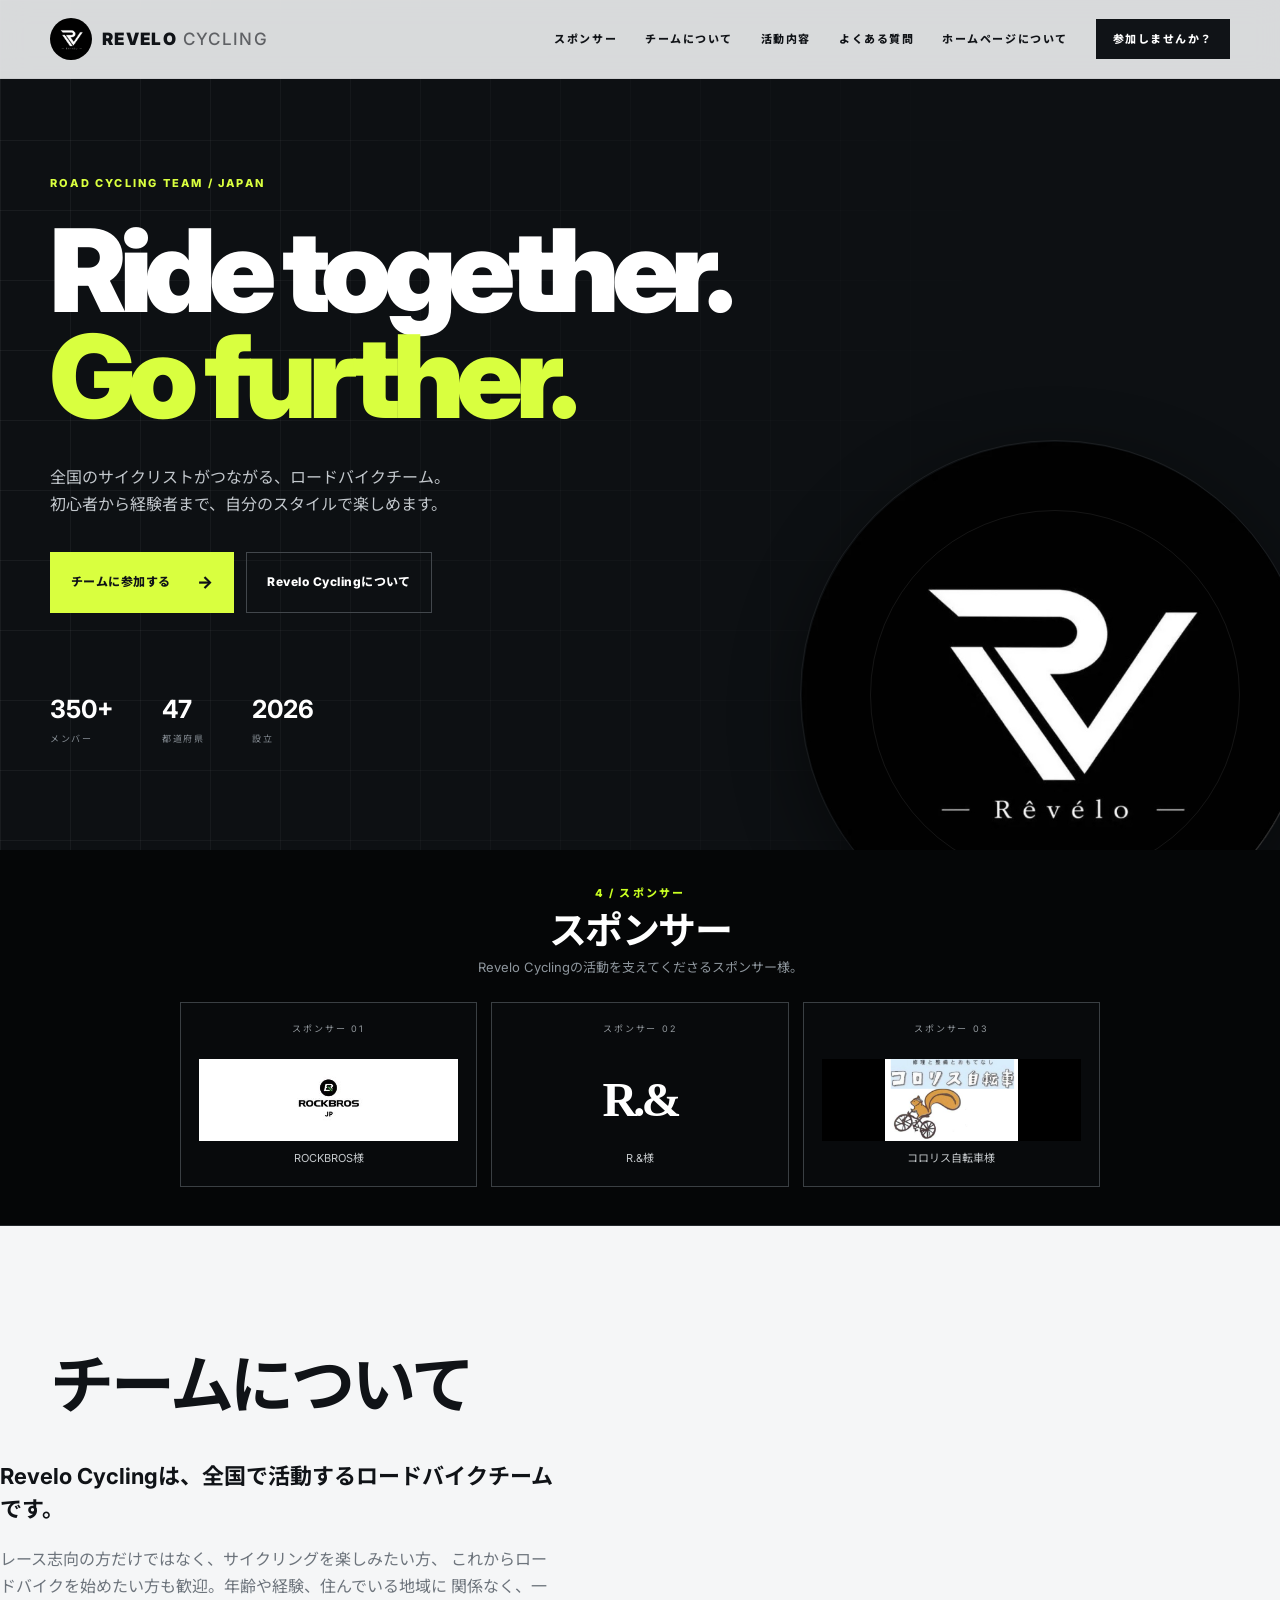
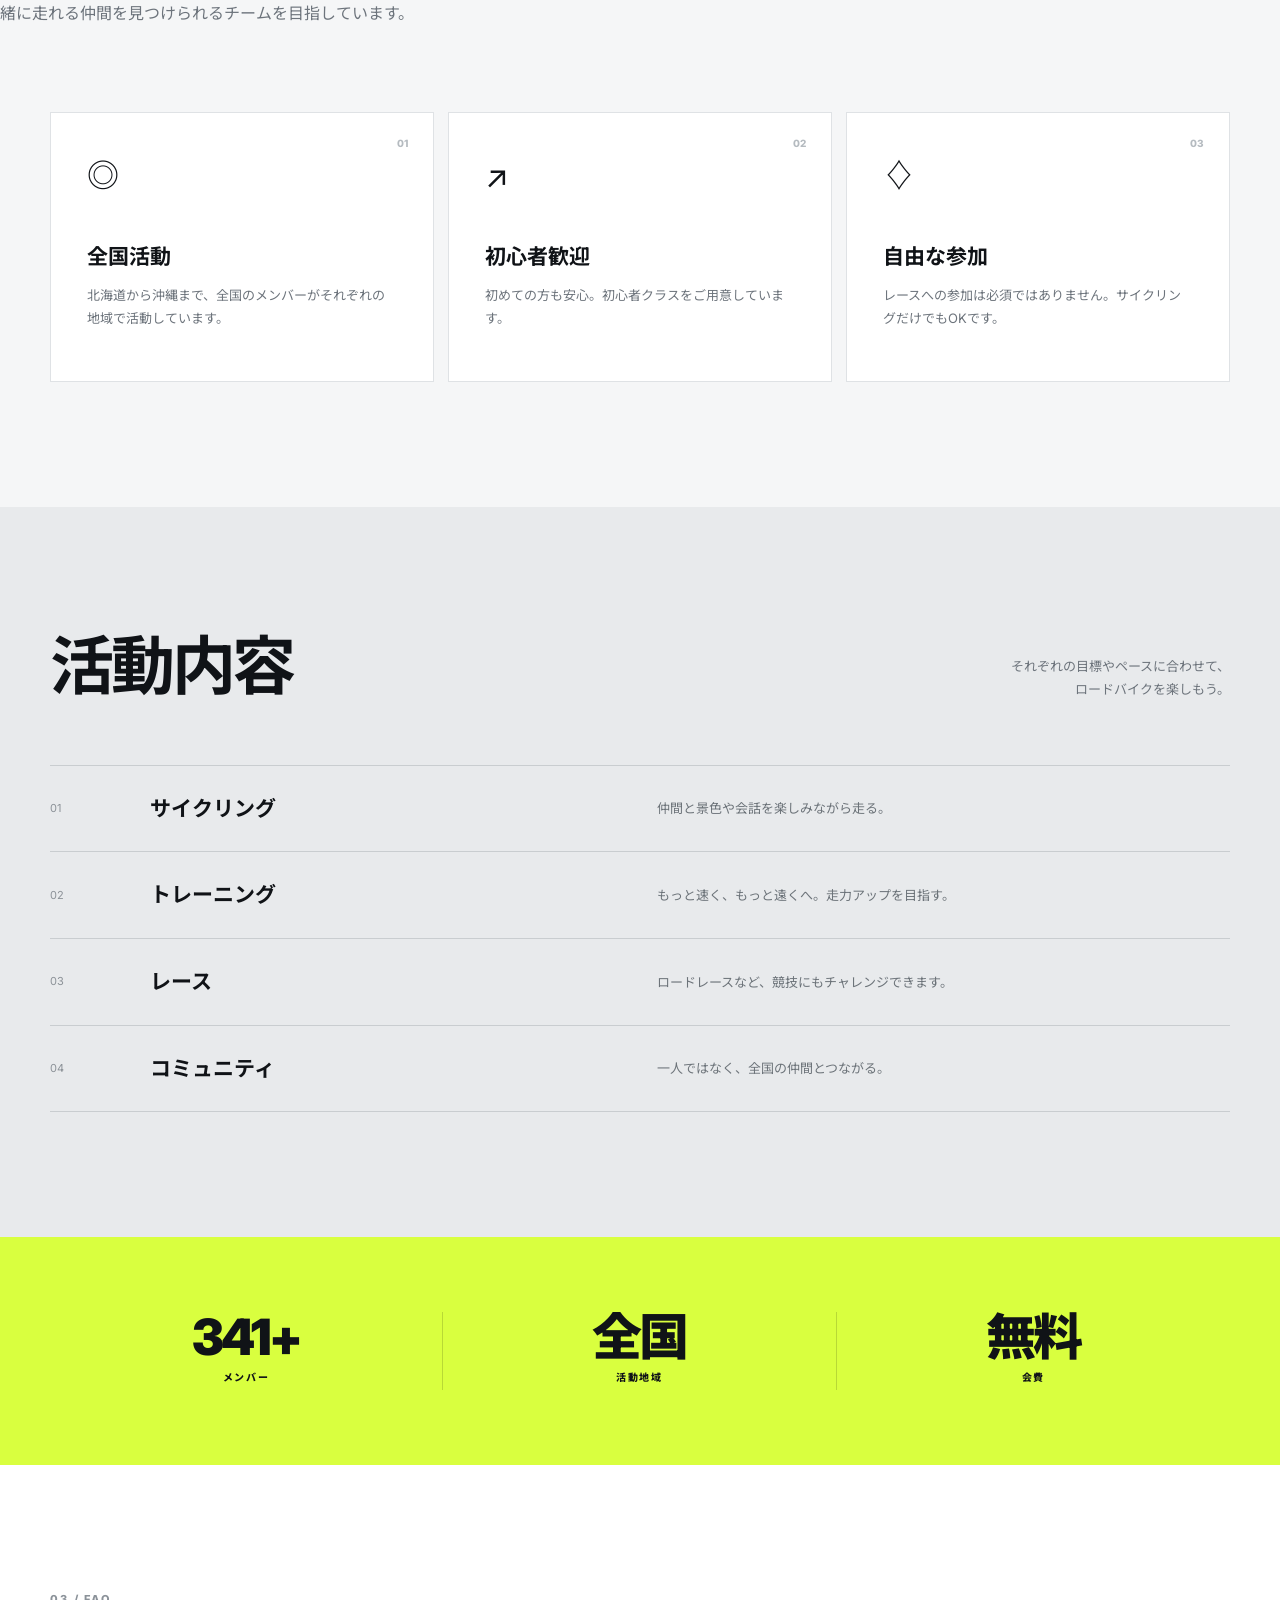
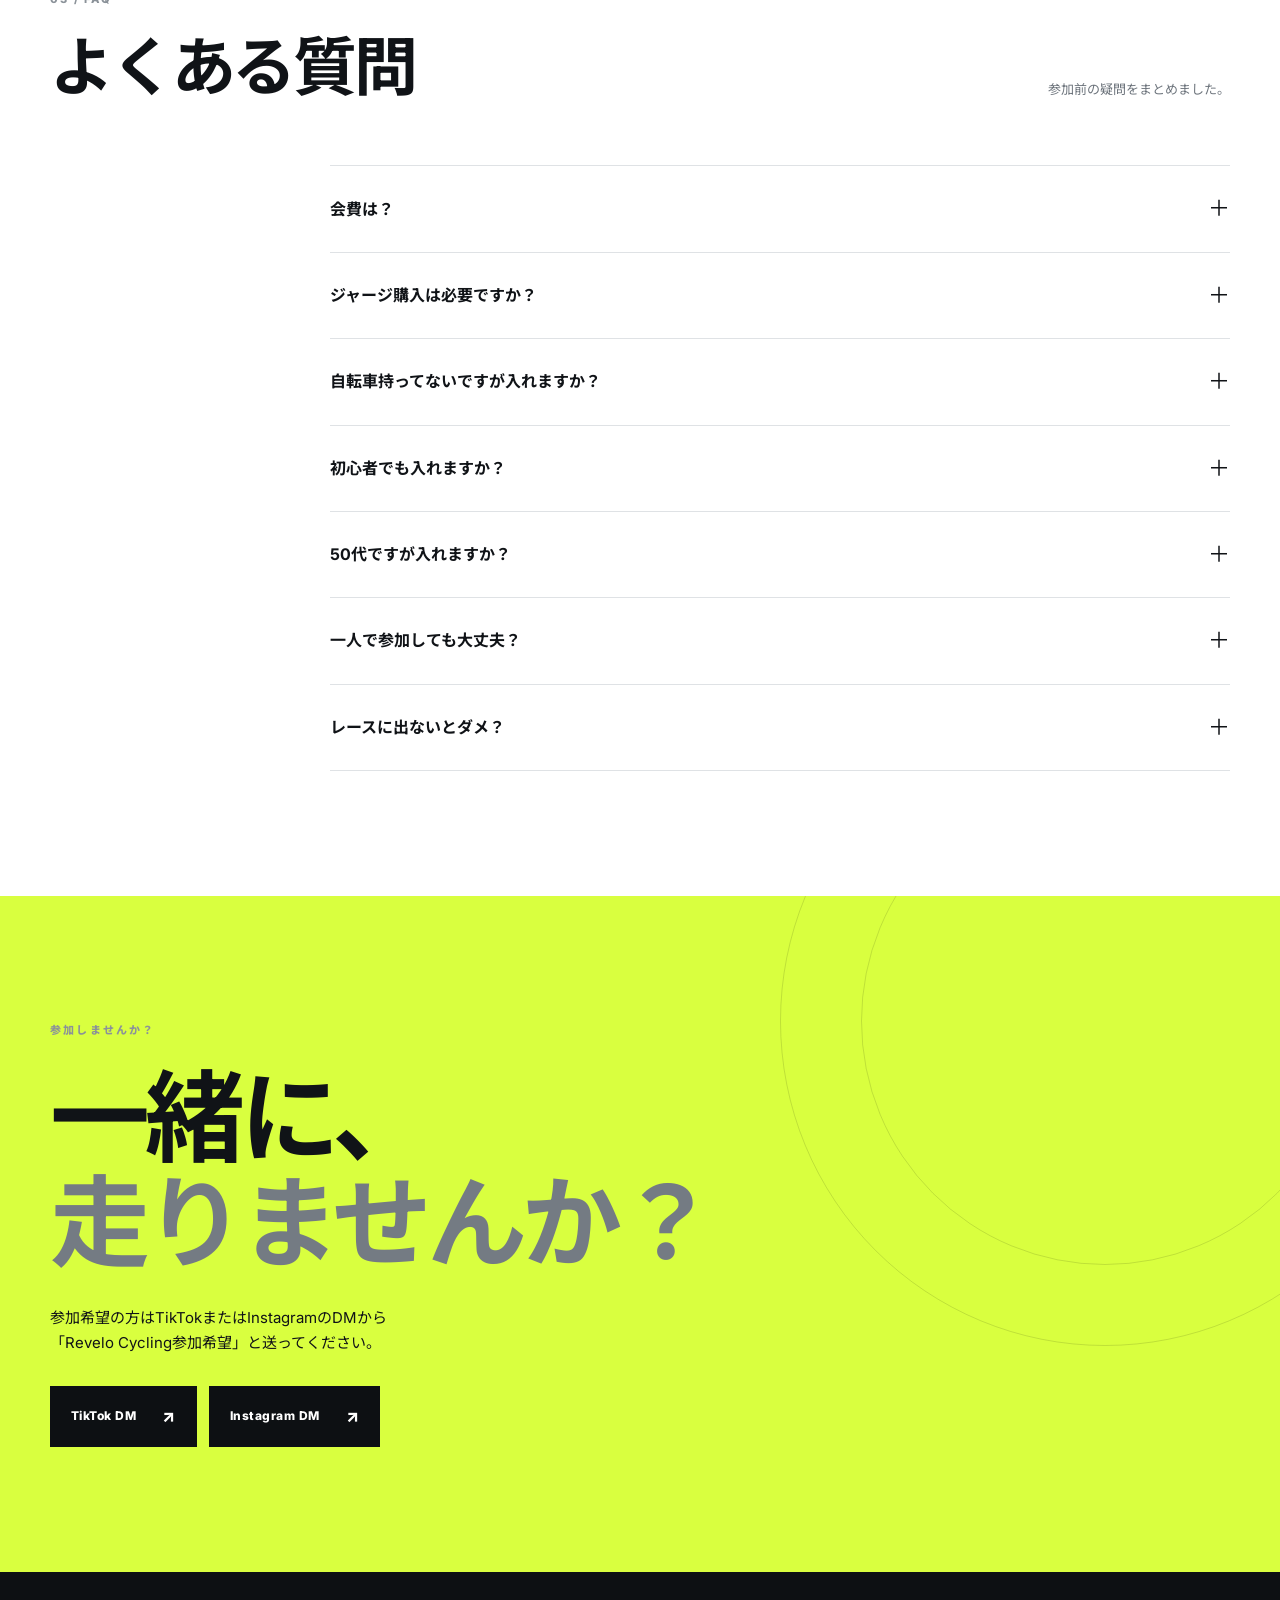
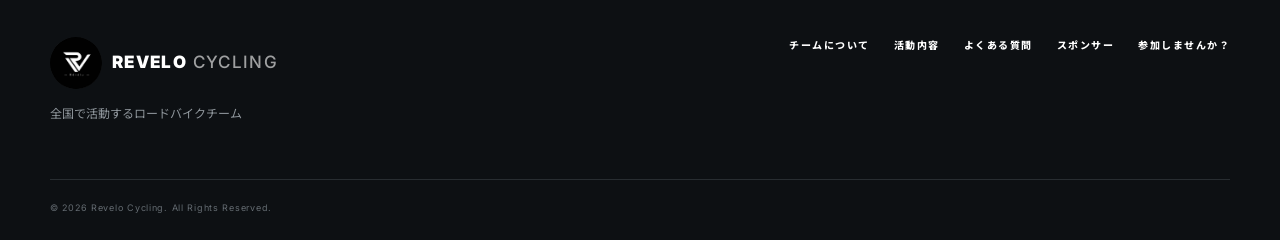
<file: index.html>
<!DOCTYPE html>
<html lang="ja">
<head>
  <meta charset="UTF-8">
  <meta name="viewport" content="width=device-width, initial-scale=1.0">
  <meta name="description" content="Revelo Cycling - 全国で活動するロードバイクチーム。初心者から経験者まで、老若男女問わず参加できます。">
  <title>Revelo Cycling | 全国ロードバイクチーム</title>
  <link rel="preconnect" href="https://fonts.googleapis.com">
  <link rel="preconnect" href="https://fonts.gstatic.com" crossorigin>
  <link href="https://fonts.googleapis.com/css2?family=Inter:wght@400;500;600;700;800&family=Noto+Sans+JP:wght@400;500;700;900&display=swap" rel="stylesheet">
  <link rel="stylesheet" href="style.css">
</head>
<body>
  <header class="header">
    <div class="container nav">
      <a class="logo" href="#top" aria-label="Revelo Cycling ホーム">
        <img src="revelo-logo.png" alt="Revelo Cycling ロゴ">
        <span>REVELO<span class="logo-light"> CYCLING</span></span>
      </a>
      <button class="menu-toggle" aria-label="メニューを開く" aria-expanded="false">☰</button>
      <nav class="nav-links">
        <a href="#sponsors">スポンサー</a>
        <a href="#about">チームについて</a>
        <a href="#activities">活動内容</a>
        <a href="#faq">よくある質問</a>
        <a href="saitokanri.html">ホームページについて</a>
        <a class="nav-cta" href="#join">参加しませんか？</a>
      </nav>
    </div>
  </header>

  <main id="top">


    <section class="hero">
      <div class="hero-grid"></div>
      <div class="container hero-content">
        <p class="eyebrow reveal">ROAD CYCLING TEAM / JAPAN</p>
        <h1 class="reveal">Ride together.<br><span>Go further.</span></h1>
        <p class="hero-text reveal">
          全国のサイクリストがつながる、ロードバイクチーム。<br>
          初心者から経験者まで、自分のスタイルで楽しめます。
        </p>
        <div class="hero-actions reveal">
          <a class="btn btn-primary" href="#join">チームに参加する <span>→</span></a>
          <a class="btn btn-ghost" href="#about">Revelo Cyclingについて</a>
        </div>
        <div class="hero-stats reveal">
          <div><strong>350+</strong><span>メンバー</span></div>
          <div><strong>47</strong><span>都道府県</span></div>
          <div><strong>2026</strong><span>設立</span></div>
        </div>
      </div>
      <div class="hero-wheel hero-logo-wrap" aria-hidden="true">
        <img src="revelo-logo.png" alt="">
      </div>
    </section>

<section id="sponsors" class="section sponsors">
  <div class="container">
    <p class="section-label">4 / スポンサー</p>

    <div class="section-heading">
      <h2>スポンサー</h2>
      <p>Revelo Cyclingの活動を支えてくださるスポンサー様。</p>
    </div>

    <div class="sponsor-grid">


      <a class="sponsor-card" href="https://rockbros.jp/?srsltid=AfmBOop2Xjy8S1X3nZb0PbT-9KBny4W-XhGoiS7-kXEGskbPeVx91Usk" target="_blank" rel="noopener noreferrer">
        <span>スポンサー 01</span>
        <div class="sponsor-image rockbros">
          <img src="rockbros-jp.jpg" alt="ROCKBROS JP ロゴ">
        </div>
        <small>ROCKBROS様</small>
      </a>

      <!-- R.& -->
      <a class="sponsor-card" target="_blank" rel="noopener noreferrer">
        <span>スポンサー 02</span>
        <div class="sponsor-text-logo">R.&amp;</div>
        <small>R.&amp;様</small>
      </a>

      <!-- コロリス自転車 -->
      <a class="sponsor-card" href="https://colorisbike.base.ec/" target="_blank" rel="noopener noreferrer">
        <span>スポンサー 03</span>
        <div class="sponsor-image coloris">
          <img src="無題156_20260923201238.png" alt="コロリス自転車 ロゴ">
        </div>
        <small>コロリス自転車様</small>
      </a>

    </div>
  </div>
</section>

    <section id="about" class="section about">
      <div class="container split">
          <h2>チームについて</h2>
        </div>
        <div class="about-copy">
          <p class="lead">Revelo Cyclingは、全国で活動するロードバイクチームです。</p>
          <p>
            レース志向の方だけではなく、サイクリングを楽しみたい方、
            これからロードバイクを始めたい方も歓迎。年齢や経験、住んでいる地域に
            関係なく、一緒に走れる仲間を見つけられるチームを目指しています。
          </p>
        </div>
      </div>

      <div class="container feature-grid">
        <article class="feature-card">
          <span class="feature-number">01</span>
          <div class="feature-icon">◎</div>
          <h3>全国活動</h3>
          <p>北海道から沖縄まで、全国のメンバーがそれぞれの地域で活動しています。</p>
        </article>
        <article class="feature-card">
          <span class="feature-number">02</span>
          <div class="feature-icon">↗</div>
          <h3>初心者歓迎</h3>
          <p>初めての方も安心。初心者クラスをご用意しています。</p>
        </article>
        <article class="feature-card">
          <span class="feature-number">03</span>
          <div class="feature-icon">♢</div>
          <h3>自由な参加</h3>
          <p>レースへの参加は必須ではありません。サイクリングだけでもOKです。</p>
        </article>
      </div>
    </section>

    <section id="activities" class="section activities">
      <div class="container">
        <div class="section-heading">
          <div>
            <h2>活動内容</h2>
          </div>
          <p>それぞれの目標やペースに合わせて、<br>ロードバイクを楽しもう。</p>
        </div>
        <div class="activity-list">
          <div class="activity-item">
            <span>01</span><h3>サイクリング</h3><p>仲間と景色や会話を楽しみながら走る。</p>
          </div>
          <div class="activity-item">
            <span>02</span><h3>トレーニング</h3><p>もっと速く、もっと遠くへ。走力アップを目指す。</p>
          </div>
          <div class="activity-item">
            <span>03</span><h3>レース</h3><p>ロードレースなど、競技にもチャレンジできます。</p>
          </div>
          <div class="activity-item">
            <span>04</span><h3>コミュニティ</h3><p>一人ではなく、全国の仲間とつながる。</p>
          </div>
        </div>
      </div>
    </section>

    <section class="numbers">
      <div class="container numbers-grid">
        <div><strong data-count="350">0</strong><span>メンバー</span></div>
        <div><strong>全国</strong><span>活動地域</span></div>
        <div><strong>無料</strong><span>会費</span></div>
      </div>
    </section>

    <section id="faq" class="section faq">
      <div class="container">
        <p class="section-label">03 / FAQ</p>
        <div class="section-heading">
          <h2>よくある質問</h2>
          <p>参加前の疑問をまとめました。</p>
        </div>
        <div class="faq-list">
          <details>
            <summary>会費は？ <span>＋</span></summary>
            <p>無料です。</p>
          </details>
          <details>
            <summary>ジャージ購入は必要ですか？ <span>＋</span></summary>
            <p>任意です。チームジャージを購入しなくても参加できます。</p>
          </details>
          <details>
            <summary>自転車持ってないですが入れますか？ <span>＋</span></summary>
            <p>参加可能です。これからロードバイクを始めたい人への支援も行っております</p>
          </details>
          <details>
            <summary>初心者でも入れますか？ <span>＋</span></summary>
            <p>もちろん参加できます。初心者クラスをご用意しております。</p>
          </details>
          <details>
            <summary>50代ですが入れますか？ <span>＋</span></summary>
            <p>老若男女問わず参加可能です。年齢を問わず楽しめるチームです。</p>
          </details>
          <details>
            <summary>一人で参加しても大丈夫？ <span>＋</span></summary>
            <p>大丈夫です。ほとんどの方がお一人で参加されています。</p>
          </details>
          <details>
            <summary>レースに出ないとダメ？ <span>＋</span></summary>
            <p>レース参加及び練習参加は完全任意です</p>
          </details>
        </div>
      </div>
    </section>



    <section id="join" class="join">
      <div class="join-pattern"></div>
      <div class="container join-content">
        <p class="section-label">参加しませんか？</p>
        <h2>一緒に、<br><em>走りませんか？</em></h2>
        <p>参加希望の方はTikTokまたはInstagramのDMから<br>「Revelo Cycling参加希望」と送ってください。</p>
        <div class="join-buttons">
          <a class="btn btn-dark" href="https://lite.tiktok.com/t/ZS9BBCtMdFMFH-oJVZf/" target="_blank">TikTok DM <span>↗</span></a>
          <a class="btn btn-dark" href="https://www.instagram.com/revelo_cycling?igsi=NnQ4czdybDIyYW5i" target="_blank">Instagram DM <span>↗</span></a>
        </div>
      </div>
    </section>
  </main>

  <footer class="footer">
    <div class="container footer-top">
      <div>
        <a class="logo footer-logo" href="#top"><img src="revelo-logo.png" alt="Revelo Cycling ロゴ"><span>REVELO<span class="logo-light"> CYCLING</span></span></a>
        <p>全国で活動するロードバイクチーム</p>
      </div>
      <div class="footer-links">
        <a href="#about">チームについて</a>
        <a href="#activities">活動内容</a>
        <a href="#faq">よくある質問</a>
        <a href="#sponsors">スポンサー</a>
        <a href="#join">参加しませんか？</a>
      </div>
    </div>
    <div class="container copyright">© 2026 Revelo Cycling. All Rights Reserved.</div>
  </footer>

  <div id="notice" class="notice" role="status"></div>
  <script src="script.js"></script>
</body>
</html>
</file>
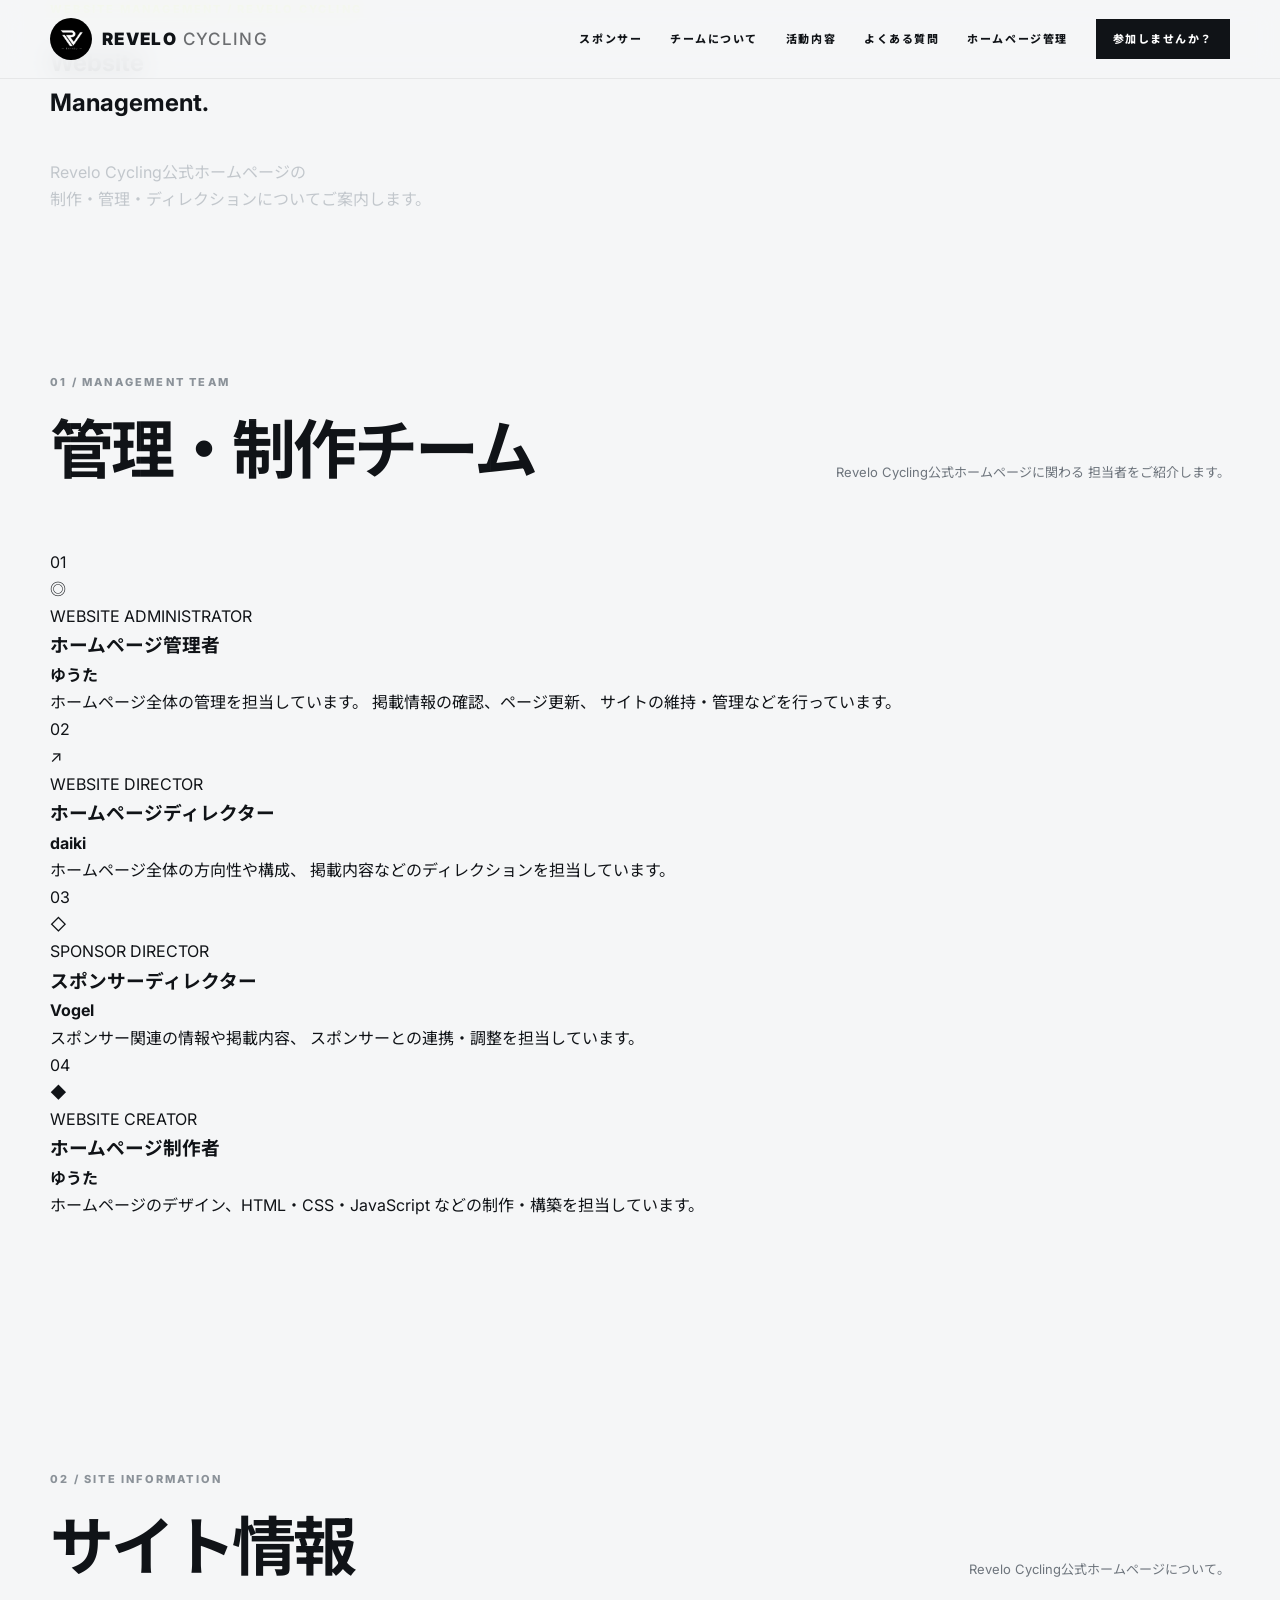
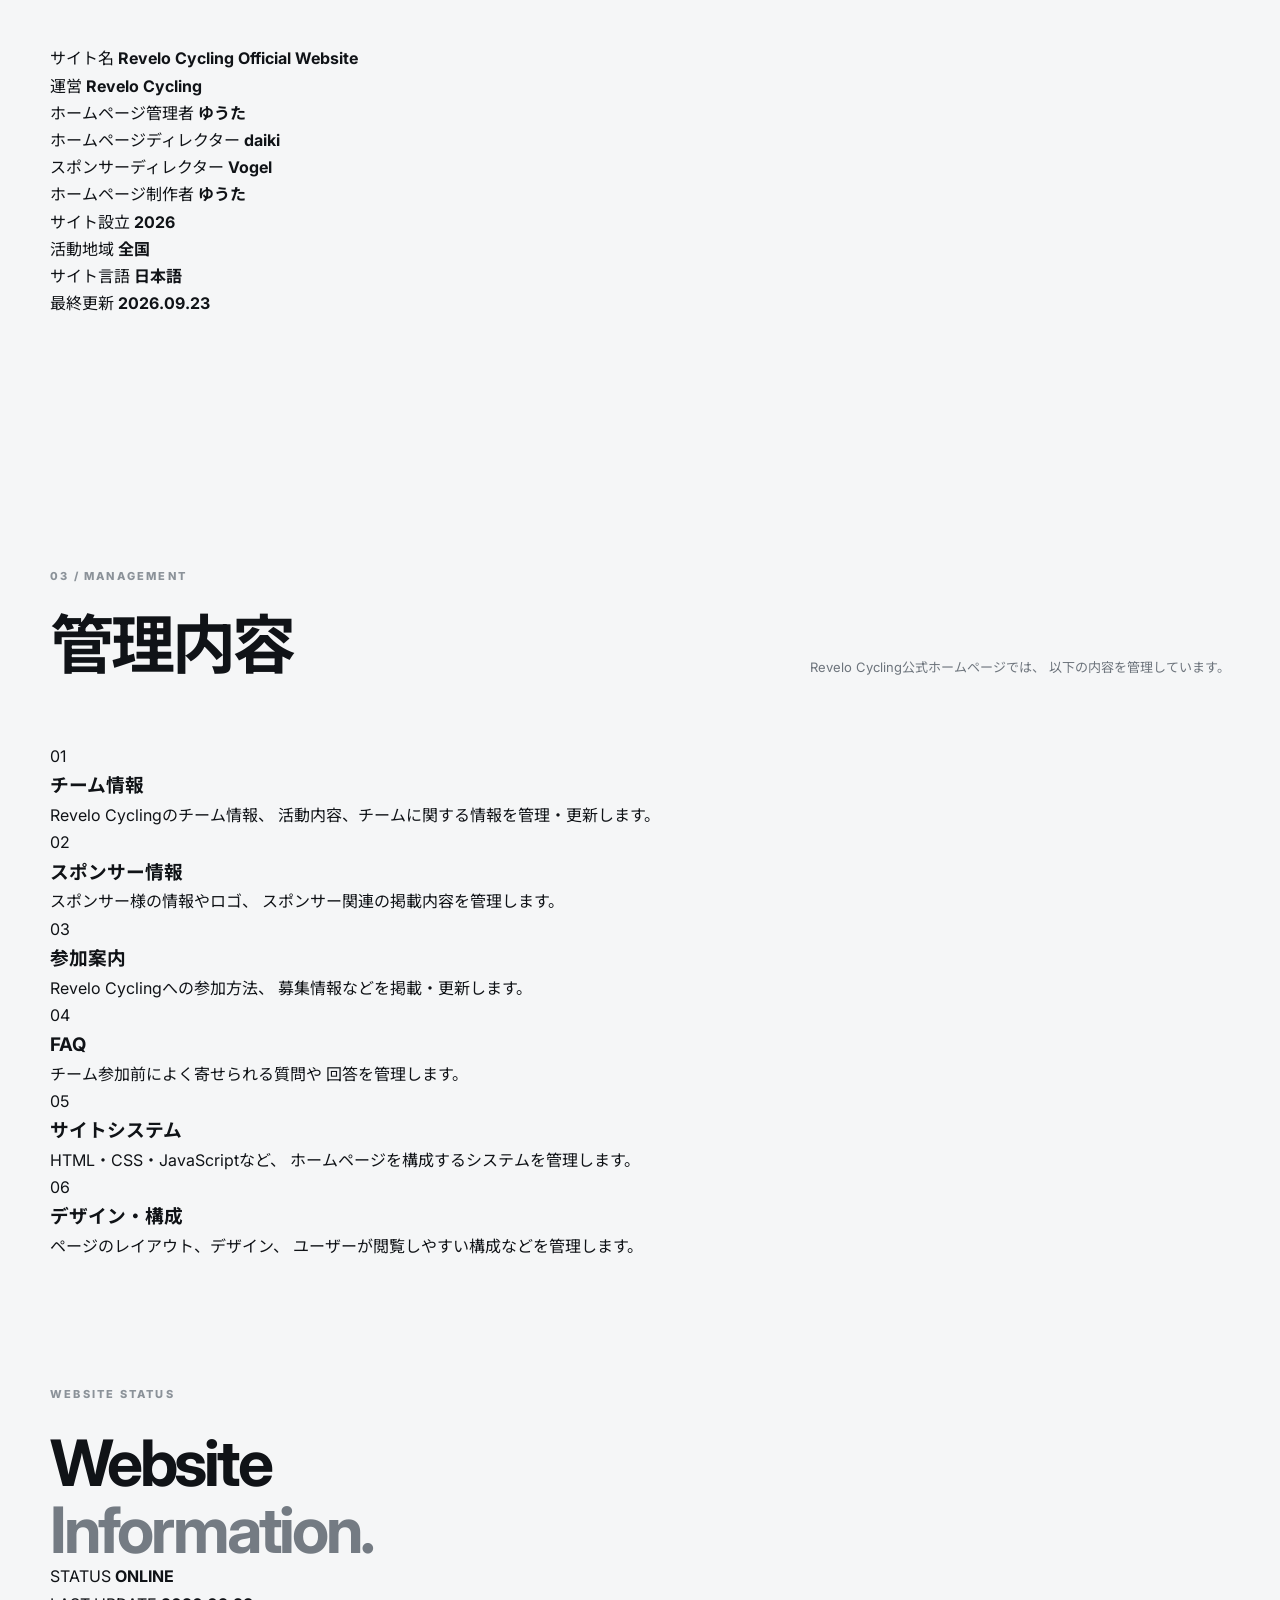
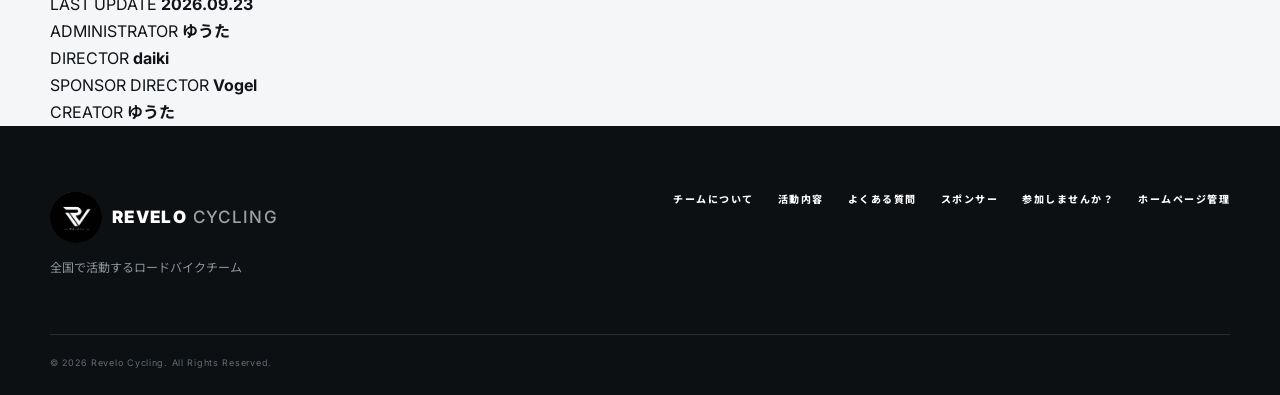
<file: saitokanri.html>
<!DOCTYPE html>
<html lang="ja">
<head>
  <meta charset="UTF-8">
  <meta name="viewport" content="width=device-width, initial-scale=1.0">

  <meta
    name="description"
    content="Revelo Cycling公式ホームページの管理・制作・ディレクション情報。"
  >

  <title>ホームページ管理 | Revelo Cycling</title>

  <link rel="preconnect" href="https://fonts.googleapis.com">
  <link rel="preconnect" href="https://fonts.gstatic.com" crossorigin>

  <link
    href="https://fonts.googleapis.com/css2?family=Inter:wght@400;500;600;700;800&family=Noto+Sans+JP:wght@400;500;700;900&display=swap"
    rel="stylesheet"
  >

  <link rel="stylesheet" href="style.css">
</head>

<body>

  <!-- ========================================
       HEADER
  ========================================= -->

  <header class="header">

    <div class="container nav">

      <a
        class="logo"
        href="index.html"
        aria-label="Revelo Cycling ホーム"
      >

        <img
          src="revelo-logo.png"
          alt="Revelo Cycling ロゴ"
        >

        <span>
          REVELO<span class="logo-light"> CYCLING</span>
        </span>

      </a>


      <button
        class="menu-toggle"
        aria-label="メニューを開く"
        aria-expanded="false"
      >
        ☰
      </button>


      <nav class="nav-links">

        <a href="index.html#sponsors">
          スポンサー
        </a>

        <a href="index.html#about">
          チームについて
        </a>

        <a href="index.html#activities">
          活動内容
        </a>

        <a href="index.html#faq">
          よくある質問
        </a>

        <a
          href="saitokanri.html"
          class="active"
        >
          ホームページ管理
        </a>

        <a
          class="nav-cta"
          href="index.html#join"
        >
          参加しませんか？
        </a>

      </nav>

    </div>

  </header>



  <main>

    <!-- ========================================
         HERO
    ========================================= -->

    <section class="management-hero">

      <div class="hero-grid"></div>


      <div class="container management-hero-content">

        <p class="eyebrow">
          WEBSITE MANAGEMENT / REVELO CYCLING
        </p>


        <h1>
          Website<br>
          <span>Management.</span>
        </h1>


        <p class="hero-text">
          Revelo Cycling公式ホームページの<br>
          制作・管理・ディレクションについてご案内します。
        </p>

      </div>

    </section>



    <!-- ========================================
         MANAGEMENT STAFF
    ========================================= -->

    <section class="section management-info">

      <div class="container">

        <p class="section-label">
          01 / MANAGEMENT TEAM
        </p>


        <div class="section-heading">

          <h2>
            管理・制作チーム
          </h2>

          <p>
            Revelo Cycling公式ホームページに関わる
            担当者をご紹介します。
          </p>

        </div>



        <div class="management-grid">


          <!-- 01 管理者 -->

          <article class="management-card">

            <span class="management-number">
              01
            </span>


            <div class="management-icon">
              ◎
            </div>


            <p class="management-label">
              WEBSITE ADMINISTRATOR
            </p>


            <h3>
              ホームページ管理者
            </h3>


            <strong>
              ゆうた
            </strong>


            <p>
              ホームページ全体の管理を担当しています。
              掲載情報の確認、ページ更新、
              サイトの維持・管理などを行っています。
            </p>

          </article>



          <!-- 02 ディレクター -->

          <article class="management-card">

            <span class="management-number">
              02
            </span>


            <div class="management-icon">
              ↗
            </div>


            <p class="management-label">
              WEBSITE DIRECTOR
            </p>


            <h3>
              ホームページディレクター
            </h3>


            <strong>
              daiki
            </strong>


            <p>
              ホームページ全体の方向性や構成、
              掲載内容などのディレクションを担当しています。
            </p>

          </article>



          <!-- 03 スポンサーディレクター -->

          <article class="management-card">

            <span class="management-number">
              03
            </span>


            <div class="management-icon">
              ◇
            </div>


            <p class="management-label">
              SPONSOR DIRECTOR
            </p>


            <h3>
              スポンサーディレクター
            </h3>


            <strong>
              Vogel
            </strong>


            <p>
              スポンサー関連の情報や掲載内容、
              スポンサーとの連携・調整を担当しています。
            </p>

          </article>



          <!-- 04 制作者 -->

          <article class="management-card">

            <span class="management-number">
              04
            </span>


            <div class="management-icon">
              ◆
            </div>


            <p class="management-label">
              WEBSITE CREATOR
            </p>


            <h3>
              ホームページ制作者
            </h3>


            <strong>
              ゆうた
            </strong>


            <p>
              ホームページのデザイン、HTML・CSS・JavaScript
              などの制作・構築を担当しています。
            </p>

          </article>


        </div>

      </div>

    </section>



    <!-- ========================================
         SITE INFORMATION
    ========================================= -->

    <section class="section site-information">

      <div class="container">

        <p class="section-label">
          02 / SITE INFORMATION
        </p>


        <div class="section-heading">

          <h2>
            サイト情報
          </h2>

          <p>
            Revelo Cycling公式ホームページについて。
          </p>

        </div>



        <div class="info-table">


          <div class="info-row">

            <span>
              サイト名
            </span>

            <strong>
              Revelo Cycling Official Website
            </strong>

          </div>



          <div class="info-row">

            <span>
              運営
            </span>

            <strong>
              Revelo Cycling
            </strong>

          </div>



          <div class="info-row">

            <span>
              ホームページ管理者
            </span>

            <strong>
              ゆうた
            </strong>

          </div>



          <div class="info-row">

            <span>
              ホームページディレクター
            </span>

            <strong>
              daiki
            </strong>

          </div>



          <div class="info-row">

            <span>
              スポンサーディレクター
            </span>

            <strong>
              Vogel
            </strong>

          </div>



          <div class="info-row">

            <span>
              ホームページ制作者
            </span>

            <strong>
              ゆうた
            </strong>

          </div>



          <div class="info-row">

            <span>
              サイト設立
            </span>

            <strong>
              2026
            </strong>

          </div>



          <div class="info-row">

            <span>
              活動地域
            </span>

            <strong>
              全国
            </strong>

          </div>



          <div class="info-row">

            <span>
              サイト言語
            </span>

            <strong>
              日本語
            </strong>

          </div>



          <div class="info-row">

            <span>
              最終更新
            </span>

            <strong>
              2026.09.23
            </strong>

          </div>


        </div>

      </div>

    </section>



    <!-- ========================================
         MANAGEMENT CONTENT
    ========================================= -->

    <section class="section management-work">

      <div class="container">

        <p class="section-label">
          03 / MANAGEMENT
        </p>


        <div class="section-heading">

          <h2>
            管理内容
          </h2>

          <p>
            Revelo Cycling公式ホームページでは、
            以下の内容を管理しています。
          </p>

        </div>



        <div class="work-list">


          <!-- 01 -->

          <div class="work-item">

            <span>
              01
            </span>

            <div>

              <h3>
                チーム情報
              </h3>

              <p>
                Revelo Cyclingのチーム情報、
                活動内容、チームに関する情報を管理・更新します。
              </p>

            </div>

          </div>



          <!-- 02 -->

          <div class="work-item">

            <span>
              02
            </span>

            <div>

              <h3>
                スポンサー情報
              </h3>

              <p>
                スポンサー様の情報やロゴ、
                スポンサー関連の掲載内容を管理します。
              </p>

            </div>

          </div>



          <!-- 03 -->

          <div class="work-item">

            <span>
              03
            </span>

            <div>

              <h3>
                参加案内
              </h3>

              <p>
                Revelo Cyclingへの参加方法、
                募集情報などを掲載・更新します。
              </p>

            </div>

          </div>



          <!-- 04 -->

          <div class="work-item">

            <span>
              04
            </span>

            <div>

              <h3>
                FAQ
              </h3>

              <p>
                チーム参加前によく寄せられる質問や
                回答を管理します。
              </p>

            </div>

          </div>



          <!-- 05 -->

          <div class="work-item">

            <span>
              05
            </span>

            <div>

              <h3>
                サイトシステム
              </h3>

              <p>
                HTML・CSS・JavaScriptなど、
                ホームページを構成するシステムを管理します。
              </p>

            </div>

          </div>



          <!-- 06 -->

          <div class="work-item">

            <span>
              06
            </span>

            <div>

              <h3>
                デザイン・構成
              </h3>

              <p>
                ページのレイアウト、デザイン、
                ユーザーが閲覧しやすい構成などを管理します。
              </p>

            </div>

          </div>


        </div>

      </div>

    </section>



    <!-- ========================================
         UPDATE / STATUS
    ========================================= -->

    <section class="update-section">

      <div class="container">

        <div class="update-box">

          <p class="section-label">
            WEBSITE STATUS
          </p>


          <h2>
            Website<br>
            <em>Information.</em>
          </h2>



          <div class="update-details">


            <div>

              <span>
                STATUS
              </span>

              <strong>
                ONLINE
              </strong>

            </div>



            <div>

              <span>
                LAST UPDATE
              </span>

              <strong>
                2026.09.23
              </strong>

            </div>



            <div>

              <span>
                ADMINISTRATOR
              </span>

              <strong>
                ゆうた
              </strong>

            </div>



            <div>

              <span>
                DIRECTOR
              </span>

              <strong>
                daiki
              </strong>

            </div>



            <div>

              <span>
                SPONSOR DIRECTOR
              </span>

              <strong>
                Vogel
              </strong>

            </div>



            <div>

              <span>
                CREATOR
              </span>

              <strong>
                ゆうた
              </strong>

            </div>


          </div>

        </div>

      </div>

    </section>

  </main>



  <!-- ========================================
       FOOTER
  ========================================= -->

  <footer class="footer">

    <div class="container footer-top">


      <div>

        <a
          class="logo footer-logo"
          href="index.html"
        >

          <img
            src="revelo-logo.png"
            alt="Revelo Cycling ロゴ"
          >

          <span>
            REVELO<span class="logo-light"> CYCLING</span>
          </span>

        </a>


        <p>
          全国で活動するロードバイクチーム
        </p>

      </div>



      <div class="footer-links">

        <a href="index.html#about">
          チームについて
        </a>

        <a href="index.html#activities">
          活動内容
        </a>

        <a href="index.html#faq">
          よくある質問
        </a>

        <a href="index.html#sponsors">
          スポンサー
        </a>

        <a href="index.html#join">
          参加しませんか？
        </a>

        <a href="saitokanri.html">
          ホームページ管理
        </a>

      </div>

    </div>



    <div class="container copyright">

      © 2026 Revelo Cycling. All Rights Reserved.

    </div>

  </footer>



  <!-- ========================================
       SCRIPT
  ========================================= -->

  <script src="script.js"></script>

</body>
</html>
</file>
<file: style.css>
*{box-sizing:border-box;margin:0;padding:0}
:root{--bg:#f5f6f7;--ink:#101317;--muted:#6d747c;--line:#dfe2e5;--accent:#d9ff3f;--dark:#0d1013}
html{scroll-behavior:smooth}
body{font-family:"Inter","Noto Sans JP",sans-serif;color:var(--ink);background:var(--bg);line-height:1.7}
a{color:inherit;text-decoration:none}
.container{width:min(1180px,calc(100% - 48px));margin:auto}
.header{position:fixed;top:0;left:0;width:100%;z-index:20;background:rgba(245,246,247,.88);backdrop-filter:blur(14px);border-bottom:1px solid rgba(0,0,0,.06)}
.nav{height:78px;display:flex;align-items:center;justify-content:space-between}
.logo{display:flex;align-items:center;gap:10px;font-weight:900;letter-spacing:.08em;font-size:17px}
.logo-mark{width:32px;height:32px;border:2px solid var(--ink);display:grid;place-items:center;font-size:17px;font-style:italic}
.logo-light{font-weight:500;opacity:.6}
.nav-links{display:flex;align-items:center;gap:28px;font-size:11px;font-weight:800;letter-spacing:.14em}
.nav-links a{position:relative}
.nav-links a:not(.nav-cta)::after{content:"";position:absolute;left:0;bottom:-7px;width:0;height:1px;background:var(--ink);transition:.25s}
.nav-links a:hover::after{width:100%}
.nav-cta{padding:11px 17px;background:var(--ink);color:white}
.menu-toggle{display:none;background:none;border:0;font-size:25px}
.hero{min-height:850px;position:relative;overflow:hidden;background:var(--dark);color:#fff;display:flex;align-items:center}
.hero-grid{position:absolute;inset:0;background-image:linear-gradient(rgba(255,255,255,.05) 1px,transparent 1px),linear-gradient(90deg,rgba(255,255,255,.05) 1px,transparent 1px);background-size:70px 70px;mask-image:linear-gradient(to right,#000,transparent 85%)}
.hero-content{position:relative;z-index:2;padding-top:70px}
.eyebrow,.section-label{font-size:11px;font-weight:800;letter-spacing:.2em}
.eyebrow{color:var(--accent);margin-bottom:24px}
.hero h1{font-size:clamp(58px,9vw,126px);line-height:.92;letter-spacing:-.065em;font-weight:900;max-width:900px}
.hero h1 span{color:var(--accent)}
.hero-text{font-size:16px;color:#c2c7cc;margin:35px 0 34px;max-width:620px}
.hero-actions{display:flex;gap:12px;flex-wrap:wrap}
.btn{display:inline-flex;align-items:center;justify-content:center;gap:26px;padding:15px 20px;font-size:12px;font-weight:800;letter-spacing:.04em;transition:.25s;border:1px solid transparent}
.btn span{font-size:17px}
.btn-primary{background:var(--accent);color:#101317}
.btn-primary:hover{transform:translateY(-3px)}
.btn-ghost{border-color:#42474c;color:white}
.btn-ghost:hover{background:white;color:var(--dark)}
.hero-stats{display:flex;gap:48px;margin-top:75px}
.hero-stats div{display:flex;flex-direction:column}
.hero-stats strong{font-size:25px}
.hero-stats span{font-size:9px;letter-spacing:.18em;color:#858c93}
.hero-wheel{position:absolute;width:650px;height:650px;border:1px solid rgba(255,255,255,.12);border-radius:50%;right:-100px;bottom:-170px}
.hero-wheel:before,.hero-wheel:after{content:"";position:absolute;inset:70px;border:1px solid rgba(255,255,255,.08);border-radius:50%}
.hero-wheel:after{inset:140px}
.section{padding:125px 0}
.section-label{color:#8b9299;margin-bottom:25px}
.split{display:grid;grid-template-columns:1fr 1fr;gap:100px}
h2{font-size:clamp(40px,5vw,68px);line-height:1.05;letter-spacing:-.05em}
h2 em{font-style:normal;color:#747b83}
.about-copy{padding-top:42px;max-width:560px}
.about-copy .lead{font-size:22px;font-weight:700;line-height:1.5;margin-bottom:20px}
.about-copy p:not(.lead){color:var(--muted)}
.feature-grid{display:grid;grid-template-columns:repeat(3,1fr);gap:14px;margin-top:85px}
.feature-card{position:relative;background:#fff;border:1px solid var(--line);padding:36px;min-height:270px;transition:.3s}
.feature-card:hover{transform:translateY(-7px);box-shadow:0 20px 50px rgba(0,0,0,.07)}
.feature-number{position:absolute;right:25px;top:22px;color:#b5bbc0;font-size:10px;font-weight:800}
.feature-icon{font-size:32px;margin-bottom:35px}
.feature-card h3{font-size:21px;margin-bottom:10px}
.feature-card p{font-size:13px;color:var(--muted)}
.activities{background:#e8eaec}
.section-heading{display:flex;justify-content:space-between;align-items:end;gap:30px;margin-bottom:65px}
.section-heading>p{color:var(--muted);font-size:13px;text-align:right}
.activity-list{border-top:1px solid #c9cdd0}
.activity-item{display:grid;grid-template-columns:70px 1fr 1.2fr;gap:30px;align-items:center;padding:25px 0;border-bottom:1px solid #c9cdd0}
.activity-item span{font-size:11px;color:#8c9298}
.activity-item h3{font-size:21px}
.activity-item p{font-size:13px;color:#6c7379}
.numbers{background:var(--accent);padding:75px 0}
.numbers-grid{display:grid;grid-template-columns:repeat(3,1fr);text-align:center}
.numbers-grid div{border-right:1px solid rgba(0,0,0,.15)}
.numbers-grid div:last-child{border:0}
.numbers strong{display:block;font-size:50px;line-height:1;font-weight:900;letter-spacing:-.05em}
.numbers span{font-size:10px;letter-spacing:.18em;font-weight:800}
.faq{background:#fff}
.faq-list{border-top:1px solid var(--line);max-width:900px;margin-left:auto}
details{border-bottom:1px solid var(--line)}
summary{list-style:none;cursor:pointer;padding:24px 0;font-size:16px;font-weight:700;display:flex;justify-content:space-between;align-items:center}
summary::-webkit-details-marker{display:none}
summary span{font-size:22px;font-weight:400;transition:.2s}
details[open] summary span{transform:rotate(45deg)}
details p{color:var(--muted);font-size:14px;padding:0 40px 25px 0}
.sponsors{background:#f0f1f2}
.sponsor-grid{display:grid;grid-template-columns:repeat(3,1fr);gap:14px}
.sponsor-card{min-height:210px;background:white;border:1px solid var(--line);display:flex;flex-direction:column;align-items:center;justify-content:center;text-align:center;padding:25px}
.sponsor-card span{font-size:9px;letter-spacing:.2em;color:#92989d;margin-bottom:15px}
.sponsor-card strong{font-size:25px;letter-spacing:-.04em}
.sponsor-card small{font-size:11px;color:#888;margin-top:3px}
.join{position:relative;overflow:hidden;background:var(--accent);padding:125px 0}
.join-pattern{position:absolute;right:-150px;top:-200px;width:650px;height:650px;border:1px solid rgba(0,0,0,.12);border-radius:50%}
.join-pattern:after{content:"";position:absolute;inset:80px;border:1px solid rgba(0,0,0,.12);border-radius:50%}
.join-content{position:relative;z-index:1}
.join h2{font-size:clamp(55px,8vw,100px)}
.join-content>p:not(.section-label):not(.join-note){font-size:15px;margin:30px 0}
.join-buttons{display:flex;gap:12px;flex-wrap:wrap}
.btn-dark{background:var(--dark);color:white}
.btn-dark:hover{transform:translateY(-3px);box-shadow:0 12px 25px rgba(0,0,0,.18)}
.join-note{font-size:10px;color:#4f5724;margin-top:22px}
.footer{background:var(--dark);color:white;padding:65px 0 25px}
.footer-top{display:flex;justify-content:space-between;gap:30px;padding-bottom:55px}
.footer-logo{margin-bottom:15px}
.footer-logo .logo-mark{border-color:white}
.footer-top p{font-size:12px;color:#8f969c}
.footer-links{display:flex;gap:24px;align-items:start;font-size:10px;letter-spacing:.15em;font-weight:800}
.copyright{border-top:1px solid #282d31;padding-top:20px;color:#646b71;font-size:9px;letter-spacing:.08em}
.notice{position:fixed;left:50%;bottom:25px;transform:translate(-50%,30px);opacity:0;z-index:50;background:#101317;color:white;padding:14px 20px;font-size:12px;pointer-events:none;transition:.3s;white-space:nowrap}
.notice.show{opacity:1;transform:translate(-50%,0)}
.reveal{animation:fadeUp .8s both}
@keyframes fadeUp{from{opacity:0;transform:translateY(25px)}to{opacity:1;transform:none}}
@media(max-width:800px){
 .container{width:min(100% - 32px,1180px)}
 .nav{height:68px}.menu-toggle{display:block;color:var(--ink)}.nav-links{display:none;position:absolute;top:68px;left:0;width:100%;background:var(--bg);padding:20px 16px;flex-direction:column;align-items:stretch;gap:0;border-bottom:1px solid var(--line)}
 .nav-links.open{display:flex}.nav-links a{padding:14px}.nav-cta{text-align:center}
 .hero{min-height:760px}.hero h1{font-size:58px}.hero-stats{gap:25px;margin-top:55px}.hero-stats strong{font-size:20px}
 .hero-wheel{width:430px;height:430px;right:-220px;bottom:-100px}
 .section{padding:85px 0}.split,.feature-grid,.sponsor-grid{grid-template-columns:1fr;gap:14px}
 .about-copy{padding-top:0;margin-top:20px}.feature-grid{margin-top:55px}
 .section-heading{display:block;margin-bottom:40px}.section-heading>p{text-align:left;margin-top:20px}
 .activity-item{grid-template-columns:40px 1fr;gap:10px}.activity-item p{grid-column:2}
 .numbers-grid{grid-template-columns:1fr;gap:35px}.numbers-grid div{border-right:0;border-bottom:1px solid rgba(0,0,0,.15);padding-bottom:30px}.numbers-grid div:last-child{border:0;padding:0}
 .footer-top{flex-direction:column}.footer-links{flex-wrap:wrap}
 .notice{white-space:normal;width:calc(100% - 32px);text-align:center}
}


/* Supplied brand/sponsor images */
.logo img{width:42px;height:42px;object-fit:contain;border-radius:50%;display:block}
.footer-logo img{width:52px;height:52px;object-fit:contain;border-radius:50%}
.hero-logo-wrap{display:flex;align-items:center;justify-content:center;border:0}
.hero-logo-wrap img{width:78%;height:78%;object-fit:contain;border-radius:50%;filter:drop-shadow(0 20px 35px rgba(0,0,0,.45))}
.sponsor-card{gap:8px}
.sponsor-image{width:100%;height:105px;display:flex;align-items:center;justify-content:center;overflow:hidden;background:#111}
.sponsor-image img{max-width:92%;max-height:100%;object-fit:contain}
.sponsor-image.rockbros{background:#fff}
.sponsor-image.coloris{background:#000}
.sponsor-text-logo{height:105px;display:grid;place-items:center;font-family:Georgia,serif;font-size:58px;font-weight:700;letter-spacing:-.08em}
.sponsor-card small{margin-top:0}

@media(max-width:800px){
  .hero-logo-wrap{width:430px;height:430px;right:-220px;bottom:-100px}
  .hero-logo-wrap img{width:78%;height:78%}
}

/* Top sponsor section */
.sponsors{
  background:#050607;
  color:#fff;
  padding:34px 0 38px;
  border-bottom:1px solid #25292d;
}
.sponsors .section-label{color:#c9ff22;margin-bottom:8px;text-align:center}
.sponsors .section-heading{
  display:block;
  text-align:center;
  margin-bottom:24px;
}
.sponsors .section-heading h2{
  font-size:clamp(24px,3vw,38px);
  letter-spacing:-.04em;
}
.sponsors .section-heading p{
  color:#8e969d;
  text-align:center;
  margin-top:5px;
}
.sponsors .sponsor-grid{
  width:min(920px,100%);
  margin:auto;
  grid-template-columns:repeat(3,1fr);
  gap:14px;
}
.sponsors .sponsor-card{
  min-height:145px;
  background:#080a0c;
  border:1px solid #3a3f43;
  padding:18px;
}
.sponsors .sponsor-card:hover{
  border-color:#c9ff22;
  transform:translateY(-4px);
}
.sponsors .sponsor-image{
  height:82px;
}
.sponsors .sponsor-text-logo{
  height:82px;
  font-size:48px;
}
.sponsors .sponsor-card small{
  color:#c5c9cc;
}
@media(max-width:800px){
  .sponsors{padding:28px 0 30px}
  .sponsors .sponsor-grid{grid-template-columns:1fr}
  .sponsors .sponsor-card{min-height:120px}
  .sponsors .sponsor-image,.sponsors .sponsor-text-logo{height:65px}
}
</file>
